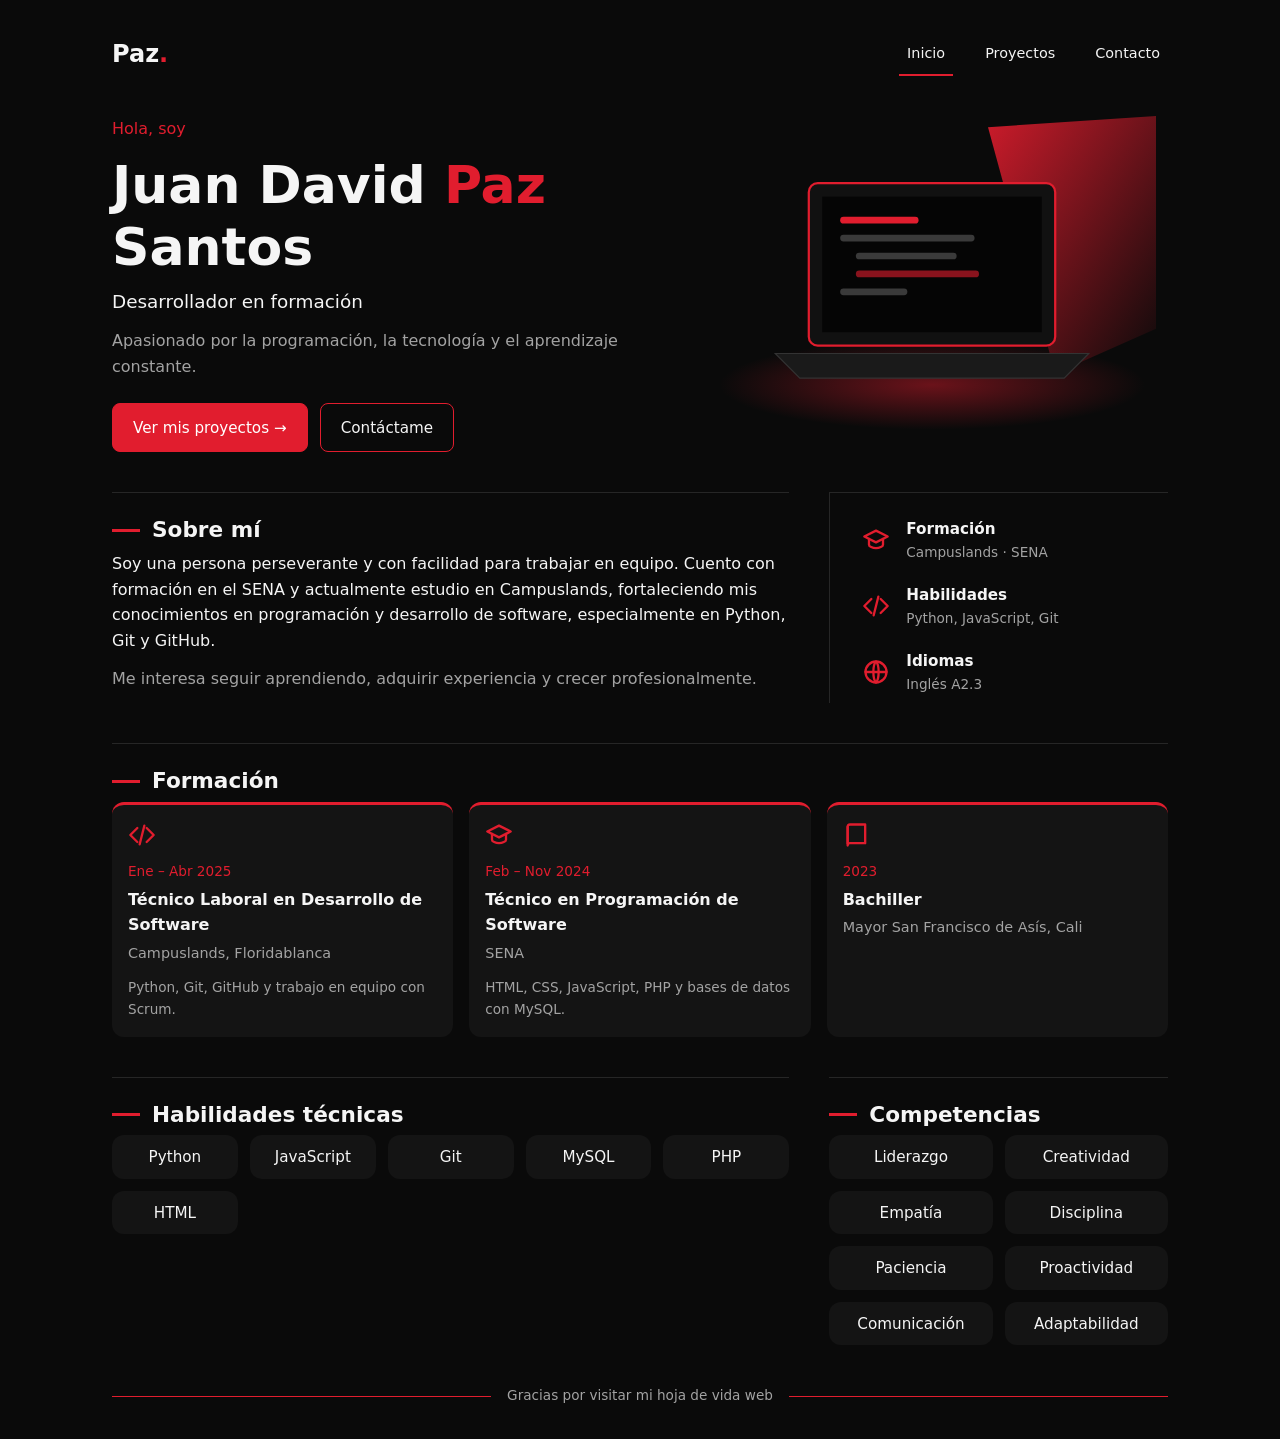
<file: index.html>
<!DOCTYPE html>
<html lang="es">
<head>
  <meta charset="UTF-8">
  <meta name="viewport" content="width=device-width, initial-scale=1.0">
  <title>Juan David Paz Santos - Hoja de vida web</title>
  <meta name="description" content="Hoja de vida web de Juan David Paz Santos, desarrollador junior en formación.">
  <link rel="stylesheet" href="styles.css">
</head>
<body>
  <header class="cabecera">
    <a class="logo" href="index.html">Paz<span>.</span></a>
  </header>

  <nav class="menu" aria-label="Navegación principal">
    <ul>
      <li><a href="index.html" aria-current="page">Inicio</a></li>
      <li><a href="proyectos.html">Proyectos</a></li>
      <li><a href="contacto.html">Contacto</a></li>
    </ul>
  </nav>

  <main class="principal">
    <div class="cv">
      <section class="hero" aria-labelledby="titulo-hero">
        <div class="hero-texto">
          <p class="acento">Hola, soy</p>
          <h1 id="titulo-hero">Juan David <span class="acento">Paz</span> Santos</h1>
          <p class="hero-rol">Desarrollador en formación</p>
          <p class="suave">Apasionado por la programación, la tecnología y el aprendizaje constante.</p>
          <div class="botones">
            <a class="boton" href="proyectos.html">Ver mis proyectos →</a>
            <a class="boton boton-borde" href="contacto.html">Contáctame</a>
          </div>
        </div>

        <!-- dibujo del portatil, solo decorativo -->
        <svg class="hero-arte" viewBox="0 0 400 300" aria-hidden="true" focusable="false">
          <defs>
            <linearGradient id="rojo" x1="0" y1="0" x2="1" y2="1">
              <stop offset="0" stop-color="#e11d2e" stop-opacity="0.9"/>
              <stop offset="1" stop-color="#e11d2e" stop-opacity="0"/>
            </linearGradient>
            <radialGradient id="brillo">
              <stop offset="0" stop-color="#e11d2e" stop-opacity="0.45"/>
              <stop offset="1" stop-color="#e11d2e" stop-opacity="0"/>
            </radialGradient>
          </defs>
          <polygon points="250,10 400,0 400,190 310,230" fill="url(#rojo)"/>
          <ellipse cx="200" cy="240" rx="190" ry="40" fill="url(#brillo)"/>
          <rect x="90" y="60" width="220" height="145" rx="8" fill="#111" stroke="#e11d2e" stroke-width="2"/>
          <rect x="102" y="72" width="196" height="121" fill="#050505"/>
          <rect x="118" y="90" width="70" height="6" rx="3" fill="#e11d2e"/>
          <rect x="118" y="106" width="120" height="6" rx="3" fill="#3a3a3a"/>
          <rect x="132" y="122" width="90" height="6" rx="3" fill="#3a3a3a"/>
          <rect x="132" y="138" width="110" height="6" rx="3" fill="#e11d2e" fill-opacity="0.6"/>
          <rect x="118" y="154" width="60" height="6" rx="3" fill="#3a3a3a"/>
          <path d="M60 212h280l-22 22H82z" fill="#1a1a1a" stroke="#333"/>
        </svg>
      </section>

      <section class="bloque sobre-mi" aria-labelledby="titulo-perfil">
        <h2 id="titulo-perfil" class="titulo-linea">Sobre mí</h2>
        <p>Soy una persona perseverante y con facilidad para trabajar en equipo. Cuento con formación en el SENA y actualmente estudio en Campuslands, fortaleciendo mis conocimientos en programación y desarrollo de software, especialmente en Python, Git y GitHub.</p>
        <p class="suave">Me interesa seguir aprendiendo, adquirir experiencia y crecer profesionalmente.</p>
      </section>

      <aside class="bloque resumen" aria-label="Resumen">
        <ul class="lista-iconos">
          <li>
            <svg class="icono" viewBox="0 0 24 24" aria-hidden="true"><path d="M2 9l10-5 10 5-10 5z"/><path d="M6 11v5c0 1.5 3 3 6 3s6-1.5 6-3v-5"/></svg>
            <div><strong>Formación</strong><span>Campuslands · SENA</span></div>
          </li>
          <li>
            <svg class="icono" viewBox="0 0 24 24" aria-hidden="true"><path d="M8 6l-6 6 6 6M16 6l6 6-6 6M14 4l-4 16"/></svg>
            <div><strong>Habilidades</strong><span>Python, JavaScript, Git</span></div>
          </li>
          <li>
            <svg class="icono" viewBox="0 0 24 24" aria-hidden="true"><circle cx="12" cy="12" r="9"/><path d="M3 12h18M12 3c3 3 3 15 0 18M12 3c-3 3-3 15 0 18"/></svg>
            <div><strong>Idiomas</strong><span>Inglés A2.3</span></div>
          </li>
        </ul>
      </aside>

      <section class="bloque formacion" aria-labelledby="titulo-formacion">
        <h2 id="titulo-formacion" class="titulo-linea">Formación</h2>
        <ul class="estudios">
          <li class="tarjeta estudio">
            <svg class="icono" viewBox="0 0 24 24" aria-hidden="true"><path d="M8 6l-6 6 6 6M16 6l6 6-6 6M14 4l-4 16"/></svg>
            <span class="fecha">Ene – Abr 2025</span>
            <strong>Técnico Laboral en Desarrollo de Software</strong>
            <span class="lugar">Campuslands, Floridablanca</span>
            <p>Python, Git, GitHub y trabajo en equipo con Scrum.</p>
          </li>
          <li class="tarjeta estudio">
            <svg class="icono" viewBox="0 0 24 24" aria-hidden="true"><path d="M2 9l10-5 10 5-10 5z"/><path d="M6 11v5c0 1.5 3 3 6 3s6-1.5 6-3v-5"/></svg>
            <span class="fecha">Feb – Nov 2024</span>
            <strong>Técnico en Programación de Software</strong>
            <span class="lugar">SENA</span>
            <p>HTML, CSS, JavaScript, PHP y bases de datos con MySQL.</p>
          </li>
          <li class="tarjeta estudio">
            <svg class="icono" viewBox="0 0 24 24" aria-hidden="true"><path d="M4 5a2 2 0 0 1 2-2h13v16H6a2 2 0 0 0-2 2z"/><path d="M4 19V5"/></svg>
            <span class="fecha">2023</span>
            <strong>Bachiller</strong>
            <span class="lugar">Mayor San Francisco de Asís, Cali</span>
          </li>
        </ul>
      </section>

      <section class="bloque habilidades" aria-labelledby="titulo-habilidades">
        <h2 id="titulo-habilidades" class="titulo-linea">Habilidades técnicas</h2>
        <ul class="tarjetas">
          <li class="tarjeta">Python</li>
          <li class="tarjeta">JavaScript</li>
          <li class="tarjeta">Git</li>
          <li class="tarjeta">MySQL</li>
          <li class="tarjeta">PHP</li>
          <li class="tarjeta">HTML</li>
        </ul>
      </section>

      <section class="bloque competencias" aria-labelledby="titulo-competencias">
        <h2 id="titulo-competencias" class="titulo-linea">Competencias</h2>
        <ul class="tarjetas">
          <li class="tarjeta">Liderazgo</li>
          <li class="tarjeta">Creatividad</li>
          <li class="tarjeta">Empatía</li>
          <li class="tarjeta">Disciplina</li>
          <li class="tarjeta">Paciencia</li>
          <li class="tarjeta">Proactividad</li>
          <li class="tarjeta">Comunicación</li>
          <li class="tarjeta">Adaptabilidad</li>
        </ul>
      </section>
    </div>
  </main>

  <footer class="pie">
    <p>Gracias por visitar mi hoja de vida web</p>
  </footer>
</body>
</html>
</file>
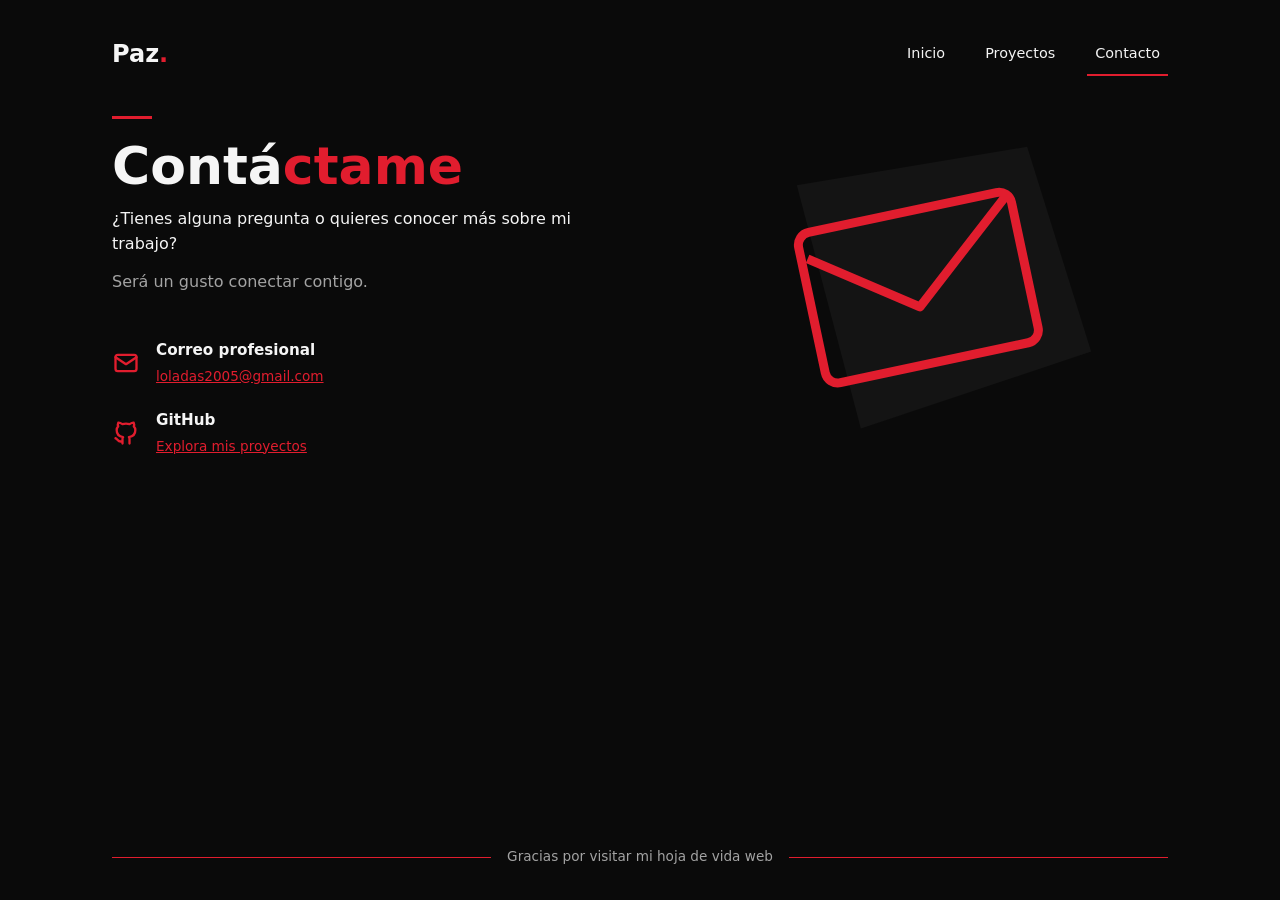
<file: contacto.html>
<!DOCTYPE html>
<html lang="es">
<head>
  <meta charset="UTF-8">
  <meta name="viewport" content="width=device-width, initial-scale=1.0">
  <title>Contacto · Juan David Paz Santos</title>
  <meta name="description" content="Datos de contacto profesional de Juan David Paz Santos.">
  <link rel="stylesheet" href="styles.css">
</head>
<body>
  <header class="cabecera">
    <a class="logo" href="index.html">Paz<span>.</span></a>
  </header>

  <nav class="menu" aria-label="Navegación principal">
    <ul>
      <li><a href="index.html">Inicio</a></li>
      <li><a href="proyectos.html">Proyectos</a></li>
      <li><a href="contacto.html" aria-current="page">Contacto</a></li>
    </ul>
  </nav>

  <main class="principal">
    <div class="contacto">
      <section class="contacto-intro" aria-labelledby="titulo-contacto">
        <h1 id="titulo-contacto" class="titulo-raya">Contá<span class="acento">ctame</span></h1>
        <p>¿Tienes alguna pregunta o quieres conocer más sobre mi trabajo?</p>
        <p class="suave">Será un gusto conectar contigo.</p>
      </section>

      <section class="contacto-medios" aria-label="Medios de contacto">
        <ul class="lista-iconos medios">
          <li>
            <svg class="icono" viewBox="0 0 24 24" aria-hidden="true"><rect x="3" y="5" width="18" height="14" rx="2"/><path d="M3 7l9 6 9-6"/></svg>
            <div>
              <strong>Correo profesional</strong>
              <a href="mailto:loladas2005@gmail.com">loladas2005@gmail.com</a>
            </div>
          </li>
          <li>
            <svg class="icono" viewBox="0 0 24 24" aria-hidden="true"><path d="M9 19c-4 1.5-4-2-6-2.5M15 21v-3.5c0-1 .1-1.4-.5-2 2.8-.3 5.5-1.4 5.5-6a4.6 4.6 0 0 0-1.3-3.2 4.2 4.2 0 0 0-.1-3.2s-1.1-.3-3.5 1.3a12 12 0 0 0-6.2 0C6.5 2.8 5.4 3.1 5.4 3.1a4.2 4.2 0 0 0-.1 3.2A4.6 4.6 0 0 0 4 9.5c0 4.6 2.7 5.7 5.5 6-.6.6-.6 1.2-.5 2V21"/></svg>
            <div>
              <strong>GitHub</strong>
              <a href="https://github.com/pazzz200" target="_blank" rel="noopener noreferrer">Explora mis proyectos</a>
            </div>
          </li>
        </ul>
      </section>

      <!-- sobre grande, solo decorativo (se ve en compu) -->
      <svg class="contacto-arte" viewBox="0 0 300 240" aria-hidden="true" focusable="false">
        <polygon points="60,40 240,10 290,170 110,230" fill="#141414"/>
        <rect x="70" y="60" width="170" height="120" rx="10" transform="rotate(-12 155 120)" fill="none" stroke="#e11d2e" stroke-width="7"/>
        <path d="M75 80l78 55 85-72" transform="rotate(-12 155 120)" fill="none" stroke="#e11d2e" stroke-width="7" stroke-linejoin="round"/>
      </svg>
    </div>
  </main>

  <footer class="pie">
    <p>Gracias por visitar mi hoja de vida web</p>
  </footer>
</body>
</html>
</file>
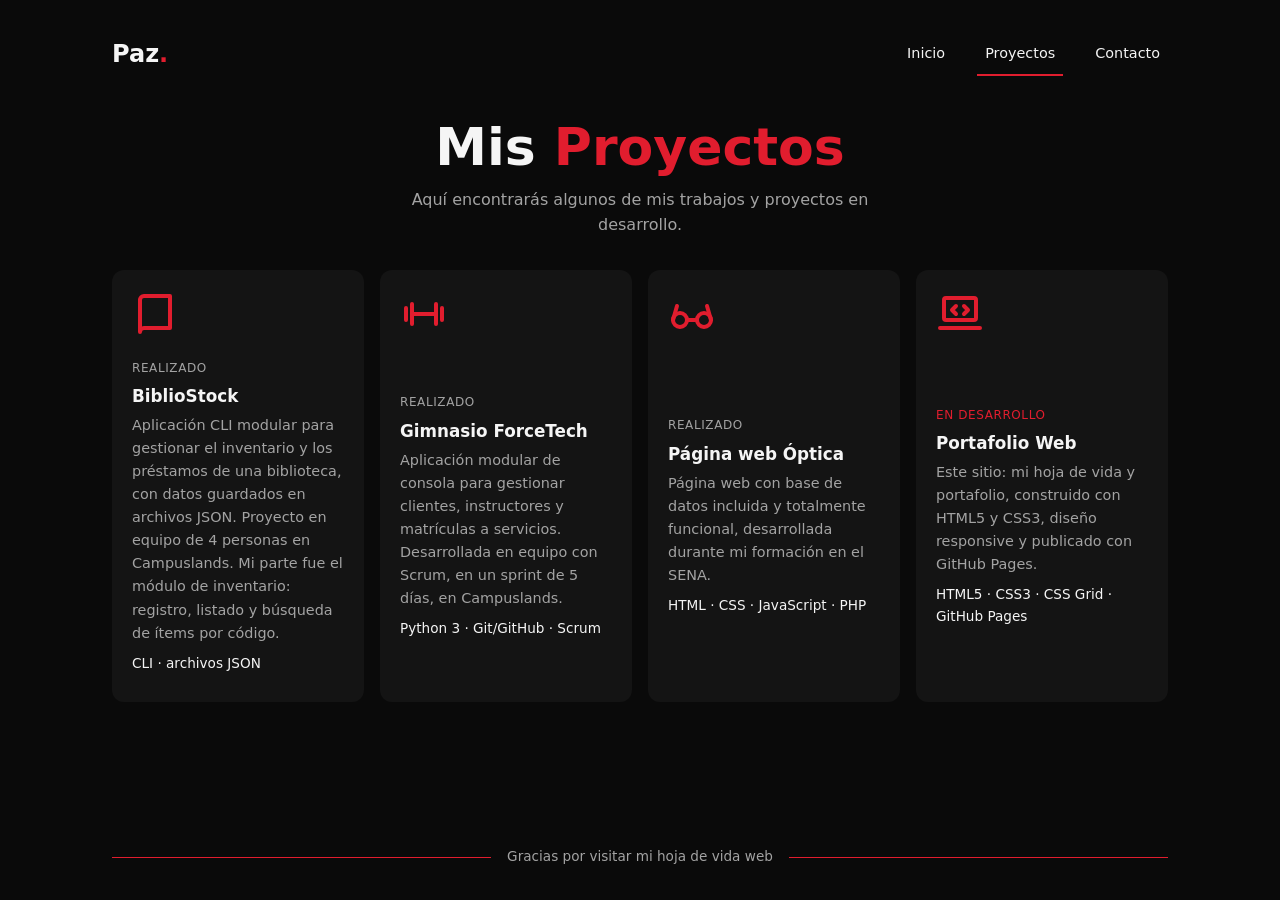
<file: proyectos.html>
<!DOCTYPE html>
<html lang="es">
<head>
  <meta charset="UTF-8">
  <meta name="viewport" content="width=device-width, initial-scale=1.0">
  <title>Proyectos · Juan David Paz Santos</title>
  <meta name="description" content="Proyectos de programación y trabajos académicos de Juan David Paz Santos.">
  <link rel="stylesheet" href="styles.css">
</head>
<body>
  <header class="cabecera">
    <a class="logo" href="index.html">Paz<span>.</span></a>
  </header>

  <nav class="menu" aria-label="Navegación principal">
    <ul>
      <li><a href="index.html">Inicio</a></li>
      <li><a href="proyectos.html" aria-current="page">Proyectos</a></li>
      <li><a href="contacto.html">Contacto</a></li>
    </ul>
  </nav>

  <main class="principal">
    <section class="titulo-pagina" aria-labelledby="titulo-proyectos">
      <h1 id="titulo-proyectos">Mis <span class="acento">Proyectos</span></h1>
      <p>Aquí encontrarás algunos de mis trabajos y proyectos en desarrollo.</p>
    </section>

    <ul class="tarjetas tarjetas-grandes">
      <li class="tarjeta tarjeta-proyecto">
        <svg class="icono" viewBox="0 0 24 24" aria-hidden="true"><path d="M4 5a2 2 0 0 1 2-2h13v16H6a2 2 0 0 0-2 2z"/><path d="M4 19V5"/></svg>
        <div>
          <span class="estado">Realizado</span>
          <h2>BiblioStock</h2>
          <p>Aplicación CLI modular para gestionar el inventario y los préstamos de una biblioteca, con datos guardados en archivos JSON. Proyecto en equipo de 4 personas en Campuslands. Mi parte fue el módulo de inventario: registro, listado y búsqueda de ítems por código.</p>
          <p class="tecnologias">CLI · archivos JSON</p>
        </div>
      </li>

      <li class="tarjeta tarjeta-proyecto">
        <svg class="icono" viewBox="0 0 24 24" aria-hidden="true"><path d="M6 7v10M3 9v6M18 7v10M21 9v6M6 12h12"/></svg>
        <div>
          <span class="estado">Realizado</span>
          <h2>Gimnasio ForceTech</h2>
          <p>Aplicación modular de consola para gestionar clientes, instructores y matrículas a servicios. Desarrollada en equipo con Scrum, en un sprint de 5 días, en Campuslands.</p>
          <p class="tecnologias">Python 3 · Git/GitHub · Scrum</p>
        </div>
      </li>

      <li class="tarjeta tarjeta-proyecto">
        <svg class="icono" viewBox="0 0 24 24" aria-hidden="true"><circle cx="6" cy="15" r="3.5"/><circle cx="18" cy="15" r="3.5"/><path d="M9.5 15h5M2.5 15l2-7M21.5 15l-2-7"/></svg>
        <div>
          <span class="estado">Realizado</span>
          <h2>Página web Óptica</h2>
          <p>Página web con base de datos incluida y totalmente funcional, desarrollada durante mi formación en el SENA.</p>
          <p class="tecnologias">HTML · CSS · JavaScript · PHP</p>
        </div>
      </li>

      <li class="tarjeta tarjeta-proyecto">
        <svg class="icono" viewBox="0 0 24 24" aria-hidden="true"><rect x="4" y="4" width="16" height="11" rx="1"/><path d="M2 19h20M10 8l-2 2 2 2M14 8l2 2-2 2"/></svg>
        <div>
          <span class="estado estado-desarrollo">En desarrollo</span>
          <h2>Portafolio Web</h2>
          <p>Este sitio: mi hoja de vida y portafolio, construido con HTML5 y CSS3, diseño responsive y publicado con GitHub Pages.</p>
          <p class="tecnologias">HTML5 · CSS3 · CSS Grid · GitHub Pages</p>
        </div>
      </li>
    </ul>
  </main>

  <footer class="pie">
    <p>Gracias por visitar mi hoja de vida web</p>
  </footer>
</body>
</html>
</file>
<file: styles.css>
/*
  Mi hoja de vida web - todo el css va aqui
  Empece por el celular (mobile first) y las @media estan al final.
  Los R1, R8-R11 estan en los html, aqui van los demas.
  Solo negro y rojo, nada mas :)
*/

/* mis colores */
:root {
  --fondo: #0a0a0a;
  --tarjeta: #141414;
  --linea: #262626;
  --texto: #f5f5f5;
  --suave: #a3a3a3;
  --rojo: #e11d2e;
  --rojo-oscuro: #b3141f;
  --radio: 0.75rem;
}

/* lo basico */
*,
*::before,
*::after {
  box-sizing: border-box;
}

/* R6: uso rem, % y vw en vez de px fijos */
html {
  font-size: 100%;
}

body {
  margin: 0;
  background: var(--fondo);
  color: var(--texto);
  font-family: system-ui, -apple-system, "Segoe UI", Roboto, Arial, sans-serif;
  line-height: 1.6;

  /* R6: que no se estire demasiado y quede centrado */
  max-width: 72rem;
  margin-inline: auto;
  padding: 1rem;
  min-height: 100vh;

  /* R2 + R4: logo y menu arriba en la misma fila, lo demas debajo */
  display: grid;
  column-gap: 1rem;
  row-gap: 1.5rem;
  grid-template-columns: auto minmax(0, 1fr);
  grid-template-rows: auto 1fr auto;
  grid-template-areas:
    "cabecera menu"
    "principal principal"
    "pie pie";
}

.cabecera {
  grid-area: cabecera;
}

.menu {
  grid-area: menu;
}

.principal {
  grid-area: principal;
}

.pie {
  grid-area: pie;
}

/* R7: que las imagenes no se salgan */
img,
svg {
  max-width: 100%;
  height: auto;
  display: block;
}

h1,
h2,
h3 {
  line-height: 1.2;
  margin: 0 0 0.5rem;
}

/* R6: el titulo crece con la pantalla (vw + clamp) */
h1 {
  font-size: clamp(2rem, 8vw, 3.25rem);
}

h2 {
  font-size: 1.35rem;
}

h3 {
  font-size: 1.05rem;
}

p {
  margin: 0 0 0.75rem;
}

a {
  color: var(--rojo);
}

a:focus-visible {
  outline: 2px solid var(--rojo);
  outline-offset: 3px;
  border-radius: 0.25rem;
}

.acento {
  color: var(--rojo);
}

.suave {
  color: var(--suave);
}

/* rayita roja antes del titulo (como en el mockup) */
.titulo-linea {
  display: flex;
  align-items: center;
  gap: 0.75rem;
}

.titulo-linea::before {
  content: "";
  width: 1.75rem;
  height: 3px;
  background: var(--rojo);
}

/* rayita roja encima del titulo (contacto) */
.titulo-raya::before {
  content: "";
  display: block;
  width: 2.5rem;
  height: 3px;
  margin-bottom: 1rem;
  background: var(--rojo);
}

/* iconos de linea en rojo */
.icono {
  width: 1.75rem;
  height: 1.75rem;
  flex-shrink: 0;
  fill: none;
  stroke: var(--rojo);
  stroke-width: 2;
  stroke-linecap: round;
  stroke-linejoin: round;
}

/* cabecera y menu */
.cabecera {
  display: flex;
  align-items: center;
}

.logo {
  color: var(--texto);
  font-size: 1.5rem;
  font-weight: 700;
  text-decoration: none;
}

.logo span {
  color: var(--rojo);
}

/* R8: el menu (es igualito en las 3 paginas) */
.menu {
  display: flex;
  justify-content: flex-end;
  align-items: center;
}

.menu ul {
  list-style: none;
  margin: 0;
  padding: 0;
  display: flex;
  flex-wrap: wrap;
  justify-content: flex-end;
  gap: 0.25rem;
}

.menu a {
  display: block;
  padding: 0.6rem 0.5rem;
  min-height: 2.75rem;
  color: var(--texto);
  font-size: 0.9rem;
  text-decoration: none;
  border-bottom: 2px solid transparent;
}

.menu a:hover {
  color: var(--rojo);
}

/* la pagina donde estoy queda subrayada en rojo */
.menu a[aria-current="page"] {
  border-bottom-color: var(--rojo);
}

/* pie con lineas rojas a los lados */
.pie {
  display: flex;
  align-items: center;
  gap: 1rem;
  color: var(--suave);
  font-size: 0.85rem;
  text-align: center;
}

.pie::before,
.pie::after {
  content: "";
  flex: 1;
  height: 1px;
  background: var(--rojo);
}

.pie p {
  margin: 0;
}

/* secciones: sin cajas, solo separadas con una linea */
.bloque {
  padding-top: 1.5rem;
  border-top: 1px solid var(--linea);
}

/* botones */
.botones {
  display: flex;
  flex-direction: column;
  gap: 0.75rem;
  margin-top: 1.5rem;
}

.boton {
  display: inline-block;
  padding: 0.7rem 1.25rem;
  min-height: 2.75rem;
  background: var(--rojo);
  color: #fff;
  font-size: 0.95rem;
  text-align: center;
  text-decoration: none;
  border: 1px solid var(--rojo);
  border-radius: 0.5rem;
}

.boton:hover {
  background: var(--rojo-oscuro);
  border-color: var(--rojo-oscuro);
}

.boton-borde {
  background: transparent;
  color: var(--texto);
}

.boton-borde:hover {
  background: var(--tarjeta);
}

/* hoja de vida (index) */
/* R4: areas del cv, en el cel una sola columna */
.cv {
  display: grid;
  gap: 2rem;
  grid-template-columns: minmax(0, 1fr);
  grid-template-areas:
    "hero"
    "sobre"
    "resumen"
    "formacion"
    "habilidades"
    "competencias";
}

/* R4: dentro del hero, en el cel el texto va arriba y el portatil abajo */
.hero {
  grid-area: hero;
  display: grid;
  gap: 1rem;
  grid-template-columns: minmax(0, 1fr);
  grid-template-areas:
    "texto"
    "arte";
  align-items: center;
}

.hero-texto {
  grid-area: texto;
}

.hero-rol {
  font-size: 1.15rem;
}

/* R6 + R7: el dibujo se encoge con la pantalla */
.hero-arte {
  grid-area: arte;
  width: 100%;
  max-width: 28rem;
  justify-self: center;
}

.sobre-mi {
  grid-area: sobre;
}

.resumen {
  grid-area: resumen;
}

.formacion {
  grid-area: formacion;
}

.habilidades {
  grid-area: habilidades;
}

.competencias {
  grid-area: competencias;
}

/* listas con icono a la izquierda (resumen y contacto) */
.lista-iconos {
  list-style: none;
  margin: 0;
  padding: 0;
  display: grid;
  gap: 1.25rem;
}

.lista-iconos li {
  display: flex;
  align-items: center;
  gap: 1rem;
}

.lista-iconos strong {
  display: block;
  font-size: 0.95rem;
}

.lista-iconos span {
  display: block;
  color: var(--suave);
  font-size: 0.85rem;
}

/* los estudios: tarjetitas con icono, fecha en rojo y linea roja arriba */
.estudios {
  list-style: none;
  margin: 0;
  padding: 0;
  display: grid;
  gap: 1rem;
  grid-template-columns: repeat(auto-fit, minmax(min(100%, 15rem), 1fr));
}

.estudio {
  display: flex;
  flex-direction: column;
  gap: 0.25rem;
  padding: 1.25rem;
  border-top: 3px solid var(--rojo);
}

.estudio .icono {
  margin-bottom: 0.5rem;
}

.estudio .fecha {
  color: var(--rojo);
  font-size: 0.85rem;
}

.estudio .lugar {
  color: var(--suave);
  font-size: 0.9rem;
}

.estudio p {
  margin: 0.5rem 0 0;
  color: var(--suave);
  font-size: 0.85rem;
}

/* R5: tarjetas que se acomodan solas con repeat(auto-fit, minmax()) */
.tarjetas {
  list-style: none;
  margin: 0;
  padding: 0;
  display: grid;
  gap: 0.75rem;
  grid-template-columns: repeat(auto-fit, minmax(min(100%, 7.5rem), 1fr));
}

.tarjetas-grandes {
  gap: 1rem;
  grid-template-columns: repeat(auto-fit, minmax(min(100%, 15rem), 1fr));
}

.tarjeta {
  background: var(--tarjeta);
  border-radius: var(--radio);
  padding: 1rem;
}

/* las chiquitas (habilidades y competencias) */
.tarjetas:not(.tarjetas-grandes) .tarjeta {
  padding: 0.6rem 0.75rem;
  text-align: center;
  font-size: 0.95rem;
}

/* proyecto: en el cel el icono va a la izquierda del texto */
.tarjeta-proyecto {
  display: grid;
  grid-template-columns: auto minmax(0, 1fr);
  gap: 1rem;
  align-items: start;
  padding: 1.25rem;
}

.tarjeta-proyecto .icono {
  width: 2.5rem;
  height: 2.5rem;
}

.tarjeta-proyecto h2,
.tarjeta-proyecto h3 {
  font-size: 1.05rem;
  margin: 0 0 0.5rem;
}

.tarjeta-proyecto p {
  color: var(--suave);
  font-size: 0.9rem;
  margin: 0 0 0.5rem;
}

.tarjeta-proyecto .tecnologias {
  color: var(--texto);
  font-size: 0.85rem;
}

/* etiqueta de estado: gris normal, roja si esta en desarrollo */
.estado {
  display: inline-block;
  margin-bottom: 0.5rem;
  color: var(--suave);
  font-size: 0.75rem;
  text-transform: uppercase;
  letter-spacing: 0.05em;
}

.estado-desarrollo {
  color: var(--rojo);
}

/* paginas de adentro */
.titulo-pagina {
  margin-bottom: 2rem;
}

.titulo-pagina p {
  color: var(--suave);
  max-width: 30rem;
}

/* contacto, en el cel una columna y sin el sobre grande */
.contacto {
  display: grid;
  gap: 2rem;
  grid-template-columns: minmax(0, 1fr);
  grid-template-areas:
    "intro"
    "medios";
}

.contacto-intro {
  grid-area: intro;
}

.contacto-medios {
  grid-area: medios;
}

.contacto-arte {
  grid-area: arte;
  display: none;
}

.medios a {
  font-size: 0.85rem;
}

/* ======================================
   MEDIA QUERIES (R2, R3) - van al final
   ====================================== */

/* R3: de 600px pa arriba (tablet) */
@media (min-width: 600px) {
  body {
    padding: 1.5rem 2rem;
    row-gap: 2.5rem;
  }

  .menu ul {
    gap: 1.5rem;
  }

  .botones {
    flex-direction: row;
    flex-wrap: wrap;
  }

  /* R4: el cv pasa a 2 columnas */
  .cv {
    grid-template-columns: repeat(2, minmax(0, 1fr));
    grid-template-areas:
      "hero hero"
      "sobre resumen"
      "formacion formacion"
      "habilidades competencias";
  }

  /* R4: texto a la izquierda y portatil a la derecha */
  .hero {
    grid-template-columns: minmax(0, 1.2fr) minmax(0, 1fr);
    grid-template-areas: "texto arte";
  }

  /* linea vertical entre "sobre mi" y el resumen */
  .resumen {
    padding-left: 2rem;
    border-left: 1px solid var(--linea);
  }

  /* proyecto: ahora el icono va arriba */
  .tarjeta-proyecto {
    grid-template-columns: minmax(0, 1fr);
  }

  .tarjeta-proyecto .icono {
    width: 3rem;
    height: 3rem;
  }

  .titulo-pagina {
    text-align: center;
  }

  .titulo-pagina p {
    margin-inline: auto;
  }
}

/* R3: de 1024px pa arriba (compu) */
@media (min-width: 1024px) {
  body {
    padding: 2rem 3rem;
  }

  /* R4: ahora el cv va 2fr / 1fr y la formacion ocupa todo el ancho */
  .cv {
    grid-template-columns: minmax(0, 2fr) minmax(0, 1fr);
    grid-template-areas:
      "hero hero"
      "sobre resumen"
      "formacion formacion"
      "habilidades competencias";
    gap: 2.5rem;
  }

  /* contacto: texto a la izquierda y el sobre grande a la derecha */
  .contacto {
    grid-template-columns: minmax(0, 1fr) minmax(0, 1fr);
    grid-template-areas:
      "intro arte"
      "medios arte";
    align-items: center;
  }

  .contacto-arte {
    display: block;
    width: 100%;
    max-width: 24rem;
    justify-self: center;
  }
}
</file>
